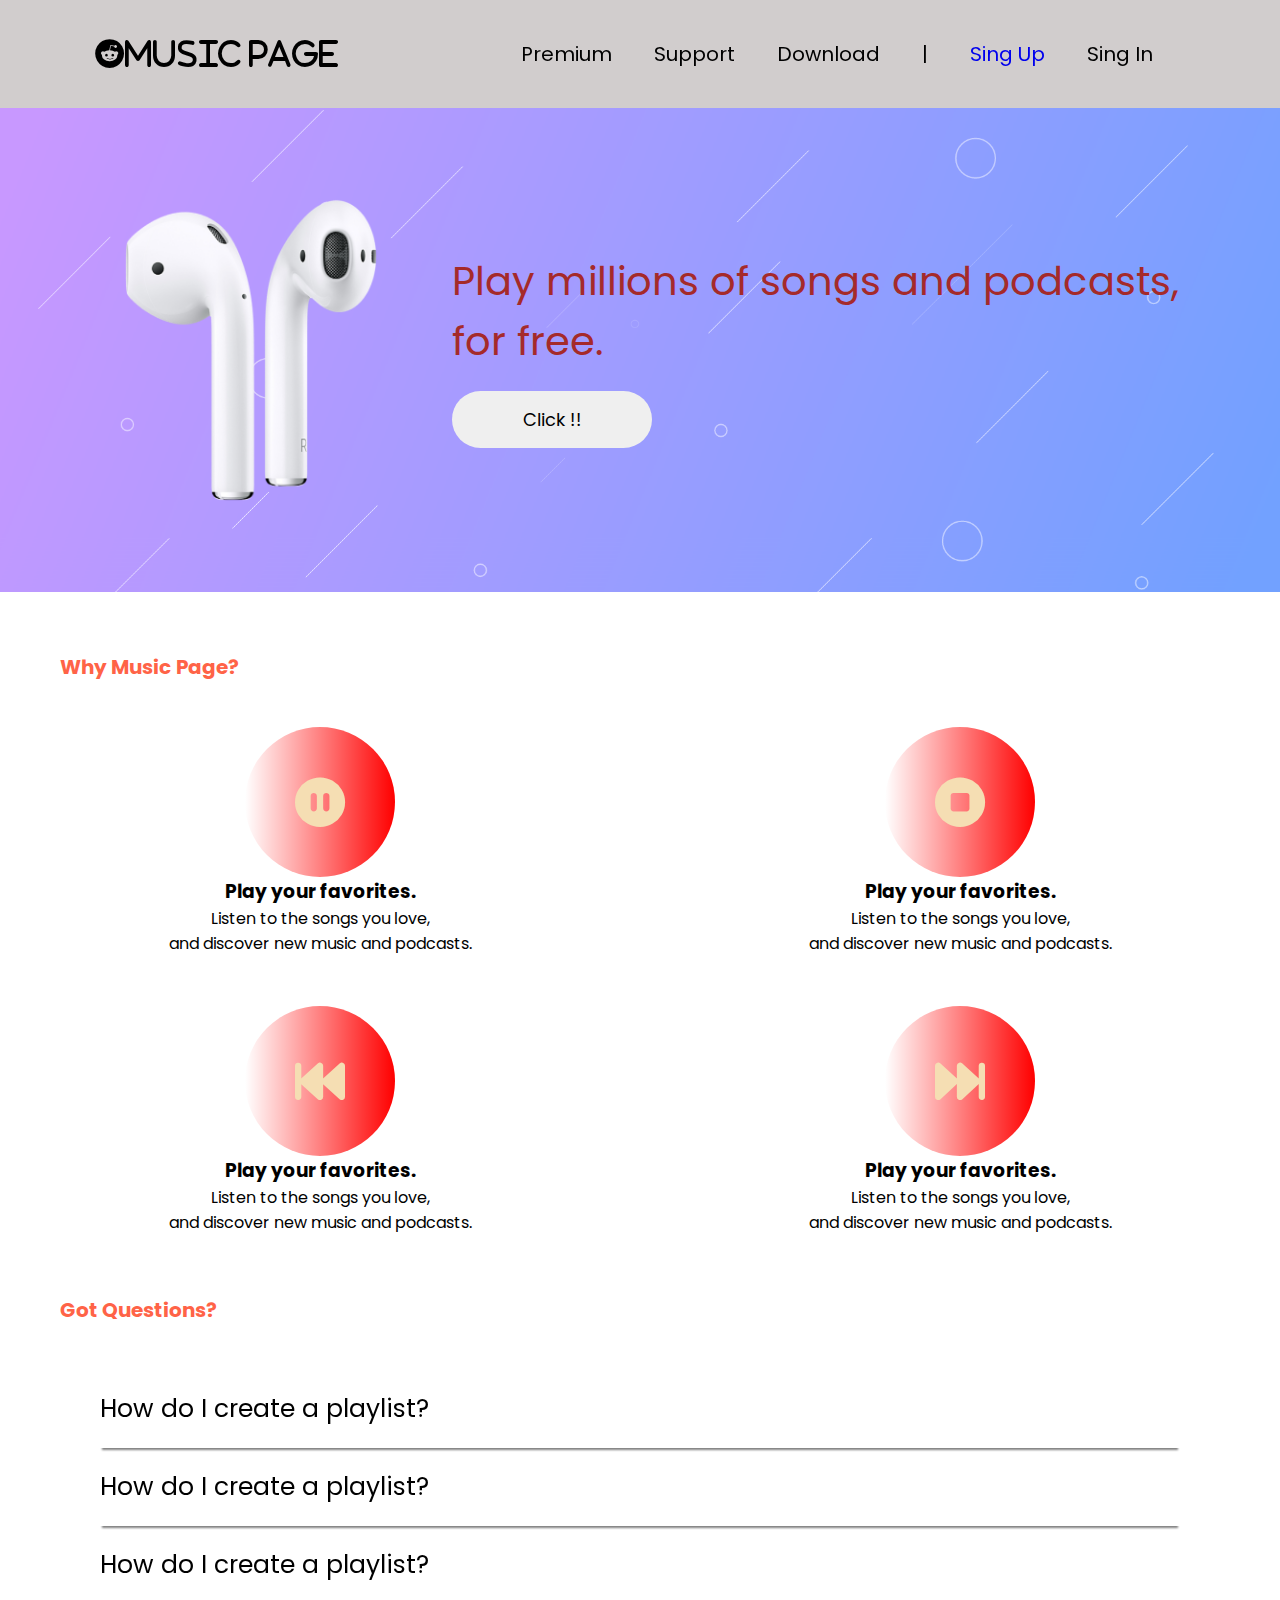
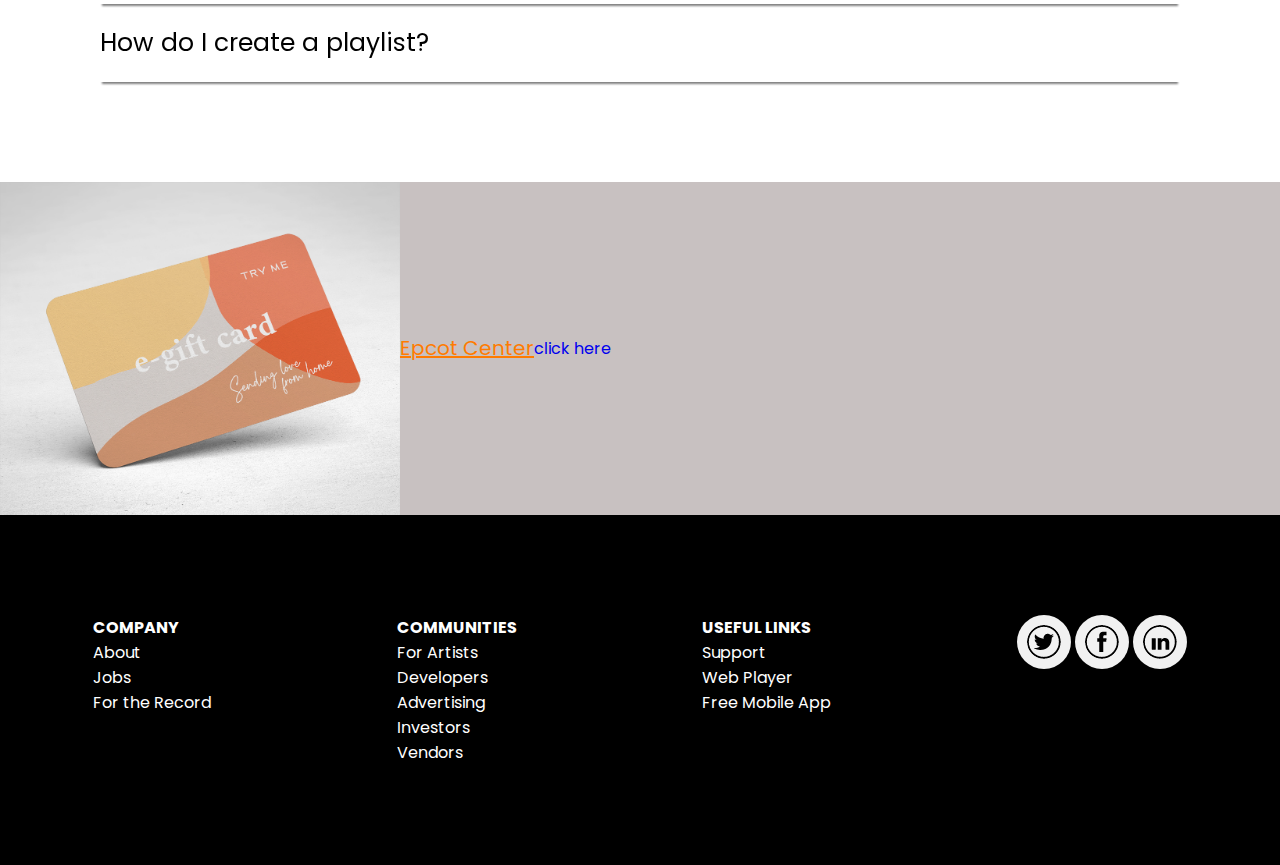
<file: index.html>
<!DOCTYPE html>
<html lang="en">
<head>
    <meta charset="UTF-8">
    <meta http-equiv="X-UA-Compatible" content="IE=edge">
    <meta name="viewport" content="width=device-width, initial-scale=1.0">
    <link rel="stylesheet" href="css/style.css">
    <link rel="stylesheet" href="css/all.min.css">
    <title>Music Page</title>
</head>
<body>
    <header>
        <nav class="nav">
                <i class="fa-brands fa-reddit ">Music Page</i>            
            <ul class="menu">
                <li>Premium</li>
                <li>Support</li>
                <li>Download</li>
                <li>|</li>
                <li>
                    <a href="input.html" target="_blank" rel="noopener noreferrer">Sing Up</a>
                </li>
                <li>Sing In</li>
            </ul>
        </nav>
    </header>
    <div class="airpods">
        <img src="img/airpods-wireless-headphonesWHITE.png" alt="airpods">
        <div class="desc">
            <p>Play millions of songs and podcasts,<br> for free.</p>
            <button>Click !!</button>
        </div>
    </div>
    <h2 class="title">Why Music Page?</h2>
    <div class="musicSection">
        <div class="stop">
            <div class="wtf">
                <i class="fa-solid fa-circle-pause"></i>
                <h3>Play your favorites.</h3>
                <p>Listen to the songs you love,<br> and discover new music and podcasts.</p>
            </div>
            <div>
                <i class="fa-solid fa-circle-stop"></i>
                <h3>Play your favorites.</h3>
                <p>Listen to the songs you love,<br> and discover new music and podcasts.</p>
            </div>
        </div>        

        <div class="next">
            <div>
                <i class="fa-solid fa-backward-fast"></i>
                <h3>Play your favorites.</h3>
                <p>Listen to the songs you love,<br> and discover new music and podcasts.</p>
            </div>
            <div>
                <i class="fa-solid fa-forward-fast"></i>
                <h3>Play your favorites.</h3>
                <p>Listen to the songs you love,<br> and discover new music and podcasts.</p>
            </div>
        </div>
    </div>
    <h2 class="title">Got questions?</h2>
    <div class="section">
        <div class="dropDown">
            <a href="#" class="links">How do I create a playlist?</a>
            <div class="dropdown-content">
                <p>
                    Playlists are a great way to save collections of music, either for your own listening or to share.
                </p>
                <p>To create one:</p>
                <ul>
                    <li>Tap Your Library.</li>
                    <li>Tap CREATE.</li>
                    <li> Give your playlist a name.</li>
                </ul>
            </div>
        </div>
        <div class="dropDown">
            <a href="#" class="links">How do I create a playlist?</a>
            <div class="dropdown-content">
                <p>
                    Playlists are a great way to save collections of music, either for your own listening or to share.
                </p>
                <p>To create one:</p>
                <ul>
                    <li>Tap Your Library.</li>
                    <li>Tap CREATE.</li>
                    <li> Give your playlist a name.</li>
                </ul>
            </div>
        </div>
        <div class="dropDown">
            <a href="#" class="links">How do I create a playlist?</a>
            <div class="dropdown-content">
                <p>
                    Playlists are a great way to save collections of music, either for your own listening or to share.
                </p>
                <p>To create one:</p>
                <ul>
                    <li>Tap Your Library.</li>
                    <li>Tap CREATE.</li>
                    <li> Give your playlist a name.</li>
                </ul>
            </div>
        </div>
        <div class="dropDown">
            <a href="#" class="links">How do I create a playlist?</a>
            <div class="dropdown-content">
                <p>
                    Playlists are a great way to save collections of music, either for your own listening or to share.
                </p>
                <p>To create one:</p>
                <ul>
                    <li>Tap Your Library.</li>
                    <li>Tap CREATE.</li>
                    <li> Give your playlist a name.</li>
                </ul>
            </div>
        </div>
    </div>
    <div class="gift">
        <img src="img/card-web-01-2-5001-36659c78e2e4114a1615929359868877-1024-1024.jpg" alt="gift">
         <details>
             <summary>Epcot Center</summary>
             <p>Lorem ipsum dolor, sit amet consectetur adipisicing elit. Accusamus, doloremque laborum. Qui quae tempora minima modi dolorem illo! Vitae maxime repellat modi nisi laborum? Hic debitis autem libero doloremque delectus!</p>
       </details>
       <a href="#">click here</a>
    </div>
<footer class="color"> 
    <div>
        <h4 class="footerTitle">COMPANY</h4>
        <p>About</p>
        <p>Jobs</p>
        <p>For the Record</p>
    </div>
    <div class="display">
        <h4 class="footerTitle">COMMUNITIES</h4>
        <p>For Artists</p>
        <p>Developers</p>
        <p>Advertising</p>
        <p>Investors</p>
        <p>Vendors</p>
    </div>
    <div class="display">
        <h4 class="footerTitle">USEFUL LINKS</h4>
        <p>Support</p>
        <p>Web Player</p>
        <p>Free Mobile App</p>
    </div>
    <div class="imgs">
        <img src="img/Group 45.png" alt="img">
        <img src="img/Group 48.png" alt="img">
        <img src="img/Group 52.png" alt="img">
    </div>
</footer>

</body>
</html>
</file>
<file: css/style.css>
@import url('https://fonts.googleapis.com/css2?family=Montserrat:wght@300&family=Poppins:wght@300&family=Red+Hat+Mono:ital,wght@1,300&display=swap');
*{
    margin: 0;
    padding: 0;
    box-sizing: border-box;
    list-style: none;
    text-decoration: none;
    font-family: 'Poppins', sans-serif;
}
.nav{
    display: flex;
    justify-content: space-around;
    background:rgba(161, 154, 154, 0.493);
    padding: 15px 20px;
    align-items: center;
    position: fixed;
    top: 0;
    width: 100%;

}
i{
   font-size: 30px;
   
}
.menu{
    display: flex;
    gap: 10px;
    font-size: 20px;

}
.airpods{
    display: flex;
    justify-content: space-evenly;
    background-image: url("../img/res.png") ;
    align-items: center;
    background-repeat: no-repeat;
    background-size: cover;
    padding: 50px;
    margin-top: 108px;

}
.airpods img{
    width: 300px;
}
.desc{
    display: flex;
    flex-direction: column;
    gap: 20px;
}
.airpods p{
    color: brown;
    font-size: 40px;
}
.airpods button{
    padding: 15px 20px;
    font-size: 18px;
    border: none;
    border-radius: 30px;
    width: 200px;
}
.title{
    text-align: center;
    font-size: 35px;
    padding: 20px;
    margin: 40px;
    font-family: 'Poppins', sans-serif;
}
.musicSection{
    display: flex;
    flex-direction: column;
    flex-wrap: wrap;
    gap: 50px;
    text-align: center;
}
.musicSection i {
    cursor: pointer;
    border-radius: 100%;
    padding: 50px ;
    font-size: 50px;
    background-image: linear-gradient(to right, rgba(255,0,0,0), rgba(255,0,0,1));
    color: wheat;
}
.stop{
    display: flex;
    justify-content: space-around;
    /* gap: 50px; */
}
.next{
    display: flex;
    justify-content: space-around;
    /* gap: 50px; */
}
.section{
    padding: 100px;
    padding-top: 0;
}
.dropDown {
    position: relative;
    /* border-bottom: 2px solid black; */
    box-shadow: 0 4px 2px -2px gray;
    padding: 20px;
    padding-left: 0;
}
.dropdown-content {
    display: none;
    position: absolute;
    background-color: #f1f1f1;
    min-width: 160px;
    box-shadow: 0px 8px 16px 0px rgba(0,0,0,0.2);
    z-index: 1;
}
.dropdown-content p,ul,li {
    color: black;
    padding: 12px 16px;
    text-decoration: none;
    display: block;
  }
  .dropdown-content li:hover{
      color: white;
      background-color: gray;
  }
  .dropdown-content p:hover{
    color: white;
    background-color: gray;
}
.dropDown:hover .dropdown-content {
    display: block;
    width: 100%;
}
.links{
    font-size: 25px;
    color: black;
    
}
.links:hover{
    text-decoration: underline;
}
.color{
    display: flex;
    justify-content: space-around;
    background-color: black;
    color: white;
    padding:  100px 0;
}
.imgs img{
    background-color: #f1f1f1;
    border-radius: 50%;
    padding: 10px;
    cursor: pointer;
    animation-name: example;
    animation-duration: 5s;
    animation-iteration-count: infinite;

}

@keyframes example {
    0%   {background-color:rgb(211, 47, 47); }
    25%  {background-color:rgb(197, 197, 50);}
    50%  {background-color:blue;}
    75%  {background-color:green;}
    100% {background-color:rgb(124, 33, 33);}
  }
.footerTitle:hover{
    color: darkgreen;
    cursor: pointer;
}
.gift{
    display: flex;
    /* justify-content: space-evenly; */
    align-items: center;
    background-color: rgba(179, 169, 169, 0.719);
}
.gift img{
    width: 400px;
    
}
.gift details summary {
    text-decoration: underline;
    font-size: 20px;
    color: rgb(255, 123, 0);
    cursor: pointer;
}

/* input page css */

.box{
    width: 300px;
    padding: 20px;
    padding-bottom:40px ;
    border-radius: 3%;
    margin:auto;
    background: rgba(211, 211, 211, 0.925);
    
    
}
.title{
    margin-bottom: 25px;
    display: flex;
    color: tomato;
    text-transform: capitalize;
    font-weight: bolder;
    font-size: 20px;
}
.box-form{
    display: flex;
    flex-direction: column;
    margin: 10px 0;
    
}
.mama{
    border: none;
    border-radius: 6px;
    outline: none;
    padding: 8px;
    margin-top: 10px ;
    text-transform: capitalize;
}
.mama:hover{
    background: rgba(128, 128, 128, 0.432);
    text-align: center;
    text-transform: uppercase;
    
}
.gender label{
    
    margin-right: 70px;

}
.gender label:last-child{
    margin-right: 0px;
}
.check input{
    margin-right: 95px;
}
.check input:last-child{
    margin-right: 0px;
}

.gender-2 {
    display: flex;
    justify-content: space-between;
    margin: 10px 0;
    
}
.file input{
    display: none;
    /* margin: 20px 0 40px 0; */
}

span{
    color:red;
}

.file label:hover{
    color: tomato;
    text-transform: capitalize;
    
}

.flex-but{
    display: flex;
    justify-content: space-between;
    margin-top: 30px;
}
.flex-but button{
    background: none;
    border: none;
    width: 90px;
    height: 30px;
    /* padding: 8px 20px; */
    background: tomato;
    border: 1px solid tomato;
    border-radius: 8px;
    color: white;
    cursor: pointer;

}
.flex-but button:hover{
    color:rgb(255, 255, 0);
    text-transform: capitalize;
    font-size: 15px;

}

.flex-but button:active{
    border: 1px solid rgba(46, 45, 45, 0.685);
    background: grey;
    color: white;
    text-transform: none;

}

.choos{
    margin-top: 20PX;
}
.footerDisplay{
    display: none;
}
/* response */
@media only screen and (min-width: 801px) and (max-width: 1024px){
    .nav i,ul,li{
        font-size: 17px;
        
    }
    .airpods img{
        width: 200px;
    }
    .airpods p{
        color: black;
        font-size: 18px;
    }
    .desc button{
        padding: 10px;
        width: 100px;
        font-size: 15px;
    }
    .musicSection i {
        width: 110px;
        padding: 30px;
    }
    .musicSection p,h3{
        font-size: 14px;
    }
    .dropDown a{
        font-size: 16px;
    }
    .dropdown-content p,ul,li{
        font-size: 14px;
    }

}
@media only screen and (min-width:475px) and (max-width:800px){
    .nav li{
        font-size: 12px;        
    }
    .nav i{
        display: none;
    }
    .menu{
        display: flex;
        padding: 5px;
        gap: 0;
    }
    .airpods img{
        width: 100px;
    }
    .airpods p{
        color: black;
        font-size: 12px;
    }
    .desc button{
        padding: 10px;
        width: 70px;
        font-size: 10px;
    }
    .musicSection i {
        width: 60px;
        padding: 10px;
        font-size: 40px;
    }
    .musicSection p,h3{
        font-size: 10px;
    }
    .dropDown a{
        font-size: 10px;
    }
    .dropdown-content p,ul,li{
        font-size: 10px;
    }
    .gift{
        display: none;
    }
    .color :nth-child(2n){
        display: none;
    }

}
@media only screen and (min-width:375px) and (max-width:474px){
    .nav li{
        font-size: 12px;        
    }
    .nav i{
        display: none;
    }
    .menu{
        display: flex;
        padding: 5px;
        gap: 0;
    }
    .airpods img{
        width: 100px;
    }
    .airpods p{
        color: black;
        font-size: 12px;
    }
    .desc button{
        padding: 10px;
        width: 70px;
        font-size: 10px;
    }
    .musicSection i {
        width: 60px;
        padding: 10px;
        font-size: 40px;
    }
    .musicSection p,h3{
        font-size: 10px;
    }
    .dropDown a{
        font-size: 10px;
    }
    .dropdown-content p,ul,li{
        font-size: 10px;
    }
    .gift{
        display: none;
    }
    .color :nth-child(2n){
        display: none;
    }

}
@media only screen and (min-width:275px) and (max-width:374px){
    .nav{
        height: 20px;
    
    }
    .nav li{
        font-size: 6px;        
    }
    .nav i{
        display: none;
    }
    .airpods{
        padding: 30px;
        margin-top: 30px;
    }

    .airpods img{
        width: 50px;
    }
    .airpods p{
        color: black;
        font-size: 6px;
     }
    .desc button{
        padding: 5px 10px;
        width: 30px;
        font-size: 4px;
    }
    .title{
        font-size: 10px;
        text-align: center;
        /* padding: 10px; */
        margin: auto;
    }
    .musicSection i {
        width: 40px;
        padding: 10px;
        font-size: 20px;
    }
    .musicSection p,h3{
        font-size: 5px;
    }
    .dropDown{
        padding: 0;
        margin: 0;
    }
    .dropDown a{
        font-size: 5px;
    }
    .dropdown-content p,ul,li{
        font-size: 5px;
        
    }
    .gift{
        display: none;
    }
    .color{
        padding: 20px;
    }

    .color h4{
        font-size: 8px
    }
    .color p {
        font-size: 8px;
    }
    .color img {
        width: 35px;
    }
    .display{
        display: none;
    }

}
</file>
